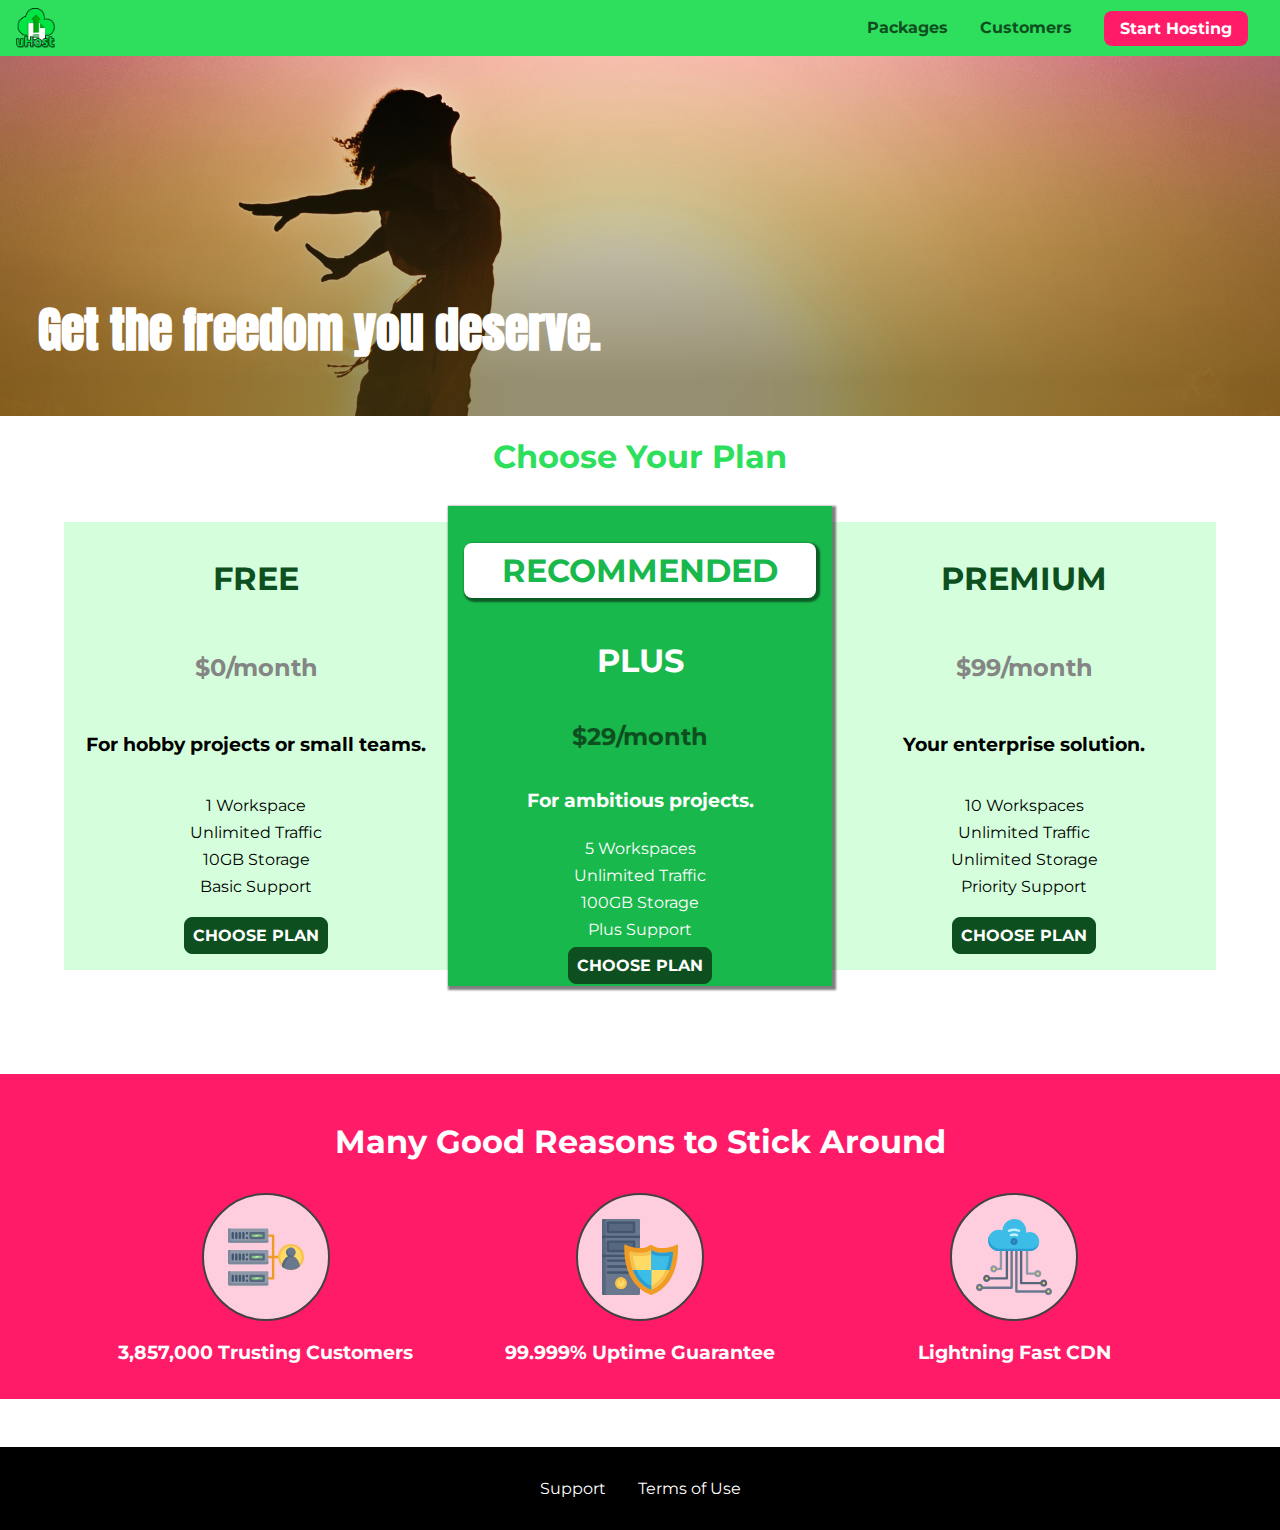
<file: index.html>
<!DOCTYPE html>
<html lang="en">

<head>
    <meta charset="UTF-8">
    <meta http-equiv="X-UA-Compatible" content="ie=edge">
    <meta name="viewport" content="width=device-width, initial-scale=1.0">
    <title>uHost</title>
    <link rel="shortcut icon" href="favicon.png">
    <link rel="stylesheet" href="shared.css">
    <link rel="stylesheet" href="main.css">
</head>

<body>
    <div class="backdrop"></div>
    <div class="modal">
        <h1 class="modal__title">Do you want to continue?</h1>
        <div class="modal__actions">
            <a href="start-hosting/index.html" class="modal__action">Yes!</a>
            <button class="modal__action modal__action--negative" type="button">No!</button>
        </div>
    </div>
    <header class="main-header">
        <div>
            <button class="toggle-button">
                <span class="toggle-button__bar"></span>
                <span class="toggle-button__bar"></span>
                <span class="toggle-button__bar"></span>
            </button>
            <a href="index.html" class="main-header__brand">
                <img src="images/uhost-icon.png" alt="uHost - Your favorite hosting company">
            </a>
        </div>
        <nav class="main-nav">
            <ul class="main-nav__items">
                <li class="main-nav__item">
                    <a href="packages/index.html">Packages</a>
                </li>
                <li class="main-nav__item">
                    <a href="customers/index.html">Customers</a>
                </li>
                <li class="main-nav__item main-nav__item--cta">
                    <a href="start-hosting/index.html">Start Hosting</a>
                </li>
            </ul>
        </nav>
    </header>
    <nav class="mobile-nav">
        <ul class="mobile-nav__items">
            <li class="mobile-nav__item">
                <a href="packages/index.html">Packages</a>
            </li>
            <li class="mobile-nav__item">
                <a href="customers/index.html">Customers</a>
            </li>
            <li class="mobile-nav__item mobile-nav__item--cta">
                <a href="start-hosting/index.html">Start Hosting</a>
            </li>
        </ul>
    </nav>
    <main>
        <section id="product-overview">
            <h1>Get the freedom you deserve.</h1>
        </section>
        <section id="plans">
            <h1 class="section-title">Choose Your Plan</h1>
            <div class="plan__list">
                <article class="plan">
                    <h1 class="plan__title">FREE</h1>
                    <h2 class="plan__price">$0/month</h2>
                    <h3>For hobby projects or small teams.</h3>
                    <ul class="plan__features">
                        <li class="plan__feature">1 Workspace</li>
                        <li class="plan__feature">Unlimited Traffic</li>
                        <li class="plan__feature">10GB Storage</li>
                        <li class="plan__feature">Basic Support</li>
                    </ul>
                    <div>
                        <button class="button">CHOOSE PLAN</button>
                    </div>
                </article>
                <article class="plan plan--highlighted">
                    <h1 class="plan__annotation">RECOMMENDED</h1>
                    <h1 class="plan__title">PLUS</h1>
                    <h2 class="plan__price">$29/month</h2>
                    <h3>For ambitious projects.</h3>
                    <ul class="plan__features">
                        <li class="plan__feature">5 Workspaces</li>
                        <li class="plan__feature">Unlimited Traffic</li>
                        <li class="plan__feature">100GB Storage</li>
                        <li class="plan__feature">Plus Support</li>
                    </ul>
                    <div>
                        <button class="button">CHOOSE PLAN</button>
                    </div>
                </article>
                <article class="plan">
                    <h1 class="plan__title">PREMIUM</h1>
                    <h2 class="plan__price">$99/month</h2>
                    <h3>Your enterprise solution.</h3>
                    <ul class="plan__features">
                        <li class="plan__feature">10 Workspaces</li>
                        <li class="plan__feature">Unlimited Traffic</li>
                        <li class="plan__feature">Unlimited Storage</li>
                        <li class="plan__feature">Priority Support</li>
                    </ul>
                    <div>
                        <button class="button">CHOOSE PLAN</button>
                    </div>
                </article>
            </div>
        </section>
        <section id="key-features">
            <h1 class="section-title">Many Good Reasons to Stick Around</h1>
            <ul class="key-feature__list">
                <li class="key-feature">
                    <div class="key-feature__image">
                        <svg viewBox="0 0 512 512">
                            <path style="fill:#F09B24;" d="M344,248h-32V112c0-4.418-3.582-8-8-8h-40c-4.418,0-8,3.582-8,8s3.582,8,8,8h32v128h-32  c-4.418,0-8,3.582-8,8s3.582,8,8,8h32v128h-32c-4.418,0-8,3.582-8,8s3.582,8,8,8h40c4.418,0,8-3.582,8-8V264h32c4.418,0,8-3.582,8-8  S348.418,248,344,248z"
                            />
                            <path style="fill:#8E9AA9;" d="M264,64H8c-4.418,0-8,3.582-8,8v80c0,4.418,3.582,8,8,8h256c4.418,0,8-3.582,8-8V72  C272,67.582,268.418,64,264,64z"
                            />
                            <path style="fill:#7C899B;" d="M24,144c-4.418,0-8-3.582-8-8V64H8c-4.418,0-8,3.582-8,8v80c0,4.418,3.582,8,8,8h256  c4.418,0,8-3.582,8-8v-8H24z"
                            />
                            <rect x="152" y="96" style="fill:#B8E3A8;" width="88" height="32" />
                            <g>
                                <polygon style="fill:#7EC97D;" points="152,96 152,128 166,128 198,96  " />
                                <polygon style="fill:#7EC97D;" points="220,96 188,128 240,128 240,96  " />
                            </g>
                            <path style="fill:#56677E;" d="M240,136h-88c-4.418,0-8-3.582-8-8V96c0-4.418,3.582-8,8-8h88c4.418,0,8,3.582,8,8v32  C248,132.418,244.418,136,240,136z M160,120h72v-16h-72V120z"
                            />
                            <g>
                                <path style="fill:#435670;" d="M32,136c-4.418,0-8-3.582-8-8V96c0-4.418,3.582-8,8-8s8,3.582,8,8v32C40,132.418,36.418,136,32,136z   "
                                />
                                <path style="fill:#435670;" d="M56,136c-4.418,0-8-3.582-8-8V96c0-4.418,3.582-8,8-8s8,3.582,8,8v32C64,132.418,60.418,136,56,136z   "
                                />
                                <path style="fill:#435670;" d="M80,136c-4.418,0-8-3.582-8-8V96c0-4.418,3.582-8,8-8s8,3.582,8,8v32C88,132.418,84.418,136,80,136z   "
                                />
                                <path style="fill:#435670;" d="M104,136c-4.418,0-8-3.582-8-8V96c0-4.418,3.582-8,8-8s8,3.582,8,8v32   C112,132.418,108.418,136,104,136z"
                                />
                                <path style="fill:#435670;" d="M128,105c-4.418,0-8-3.582-8-8v-1c0-4.418,3.582-8,8-8s8,3.582,8,8v1   C136,101.418,132.418,105,128,105z"
                                />
                                <path style="fill:#435670;" d="M128,136c-4.418,0-8-3.582-8-8v-1c0-4.418,3.582-8,8-8s8,3.582,8,8v1   C136,132.418,132.418,136,128,136z"
                                />
                            </g>
                            <path style="fill:#8E9AA9;" d="M264,208H8c-4.418,0-8,3.582-8,8v80c0,4.418,3.582,8,8,8h256c4.418,0,8-3.582,8-8v-80  C272,211.582,268.418,208,264,208z"
                            />
                            <path style="fill:#7C899B;" d="M24,288c-4.418,0-8-3.582-8-8v-72H8c-4.418,0-8,3.582-8,8v80c0,4.418,3.582,8,8,8h256  c4.418,0,8-3.582,8-8v-8H24z"
                            />
                            <rect x="152" y="240" style="fill:#B8E3A8;" width="88" height="32" />
                            <g>
                                <polygon style="fill:#7EC97D;" points="152,240 152,272 166,272 198,240  " />
                                <polygon style="fill:#7EC97D;" points="220,240 188,272 240,272 240,240  " />
                            </g>
                            <path style="fill:#56677E;" d="M240,280h-88c-4.418,0-8-3.582-8-8v-32c0-4.418,3.582-8,8-8h88c4.418,0,8,3.582,8,8v32  C248,276.418,244.418,280,240,280z M160,264h72v-16h-72V264z"
                            />
                            <g>
                                <path style="fill:#435670;" d="M32,280c-4.418,0-8-3.582-8-8v-32c0-4.418,3.582-8,8-8s8,3.582,8,8v32C40,276.418,36.418,280,32,280   z"
                                />
                                <path style="fill:#435670;" d="M56,280c-4.418,0-8-3.582-8-8v-32c0-4.418,3.582-8,8-8s8,3.582,8,8v32C64,276.418,60.418,280,56,280   z"
                                />
                                <path style="fill:#435670;" d="M80,280c-4.418,0-8-3.582-8-8v-32c0-4.418,3.582-8,8-8s8,3.582,8,8v32C88,276.418,84.418,280,80,280   z"
                                />
                                <path style="fill:#435670;" d="M104,280c-4.418,0-8-3.582-8-8v-32c0-4.418,3.582-8,8-8s8,3.582,8,8v32   C112,276.418,108.418,280,104,280z"
                                />
                                <path style="fill:#435670;" d="M128,249c-4.418,0-8-3.582-8-8v-1c0-4.418,3.582-8,8-8s8,3.582,8,8v1   C136,245.418,132.418,249,128,249z"
                                />
                                <path style="fill:#435670;" d="M128,280c-4.418,0-8-3.582-8-8v-1c0-4.418,3.582-8,8-8s8,3.582,8,8v1   C136,276.418,132.418,280,128,280z"
                                />
                            </g>
                            <path style="fill:#8E9AA9;" d="M264,352H8c-4.418,0-8,3.582-8,8v80c0,4.418,3.582,8,8,8h256c4.418,0,8-3.582,8-8v-80  C272,355.582,268.418,352,264,352z"
                            />
                            <path style="fill:#7C899B;" d="M24,432c-4.418,0-8-3.582-8-8v-72H8c-4.418,0-8,3.582-8,8v80c0,4.418,3.582,8,8,8h256  c4.418,0,8-3.582,8-8v-8H24z"
                            />
                            <rect x="152" y="384" style="fill:#B8E3A8;" width="88" height="32" />
                            <g>
                                <polygon style="fill:#7EC97D;" points="152,384 152,416 166,416 198,384  " />
                                <polygon style="fill:#7EC97D;" points="220,384 188,416 240,416 240,384  " />
                            </g>
                            <path style="fill:#56677E;" d="M240,424h-88c-4.418,0-8-3.582-8-8v-32c0-4.418,3.582-8,8-8h88c4.418,0,8,3.582,8,8v32  C248,420.418,244.418,424,240,424z M160,408h72v-16h-72V408z"
                            />
                            <g>
                                <path style="fill:#435670;" d="M32,424c-4.418,0-8-3.582-8-8v-32c0-4.418,3.582-8,8-8s8,3.582,8,8v32C40,420.418,36.418,424,32,424   z"
                                />
                                <path style="fill:#435670;" d="M56,424c-4.418,0-8-3.582-8-8v-32c0-4.418,3.582-8,8-8s8,3.582,8,8v32C64,420.418,60.418,424,56,424   z"
                                />
                                <path style="fill:#435670;" d="M80,424c-4.418,0-8-3.582-8-8v-32c0-4.418,3.582-8,8-8s8,3.582,8,8v32C88,420.418,84.418,424,80,424   z"
                                />
                                <path style="fill:#435670;" d="M104,424c-4.418,0-8-3.582-8-8v-32c0-4.418,3.582-8,8-8s8,3.582,8,8v32   C112,420.418,108.418,424,104,424z"
                                />
                                <path style="fill:#435670;" d="M128,393c-4.418,0-8-3.582-8-8v-1c0-4.418,3.582-8,8-8s8,3.582,8,8v1   C136,389.418,132.418,393,128,393z"
                                />
                                <path style="fill:#435670;" d="M128,424c-4.418,0-8-3.582-8-8v-1c0-4.418,3.582-8,8-8s8,3.582,8,8v1   C136,420.418,132.418,424,128,424z"
                                />
                            </g>
                            <path style="fill:#F7C14D;" d="M424,168c-48.523,0-88,39.477-88,88s39.477,88,88,88s88-39.477,88-88S472.523,168,424,168z" />
                            <path style="fill:#FFDB66;" d="M424,184c-39.701,0-72,32.299-72,72s32.299,72,72,72s72-32.299,72-72S463.701,184,424,184z" />
                            <path style="fill:#69788D;" d="M484.893,314.16C476.393,274.588,451.922,248,424,248s-52.393,26.588-60.893,66.16  c-0.605,2.82,0.354,5.749,2.511,7.664C381.731,336.124,402.465,344,424,344s42.269-7.876,58.381-22.176  C484.539,319.909,485.498,316.98,484.893,314.16z"
                            />
                            <path style="fill:#56677E;" d="M434.053,249.171C430.768,248.403,427.411,248,424,248c-27.922,0-52.393,26.588-60.893,66.16  c-0.605,2.82,0.354,5.749,2.511,7.664c3.383,3.002,6.979,5.703,10.734,8.125C384.904,286.243,407.373,255.378,434.053,249.171z"
                            />
                            <path style="fill:#69788D;" d="M424,192c-17.645,0-32,14.355-32,32s14.355,32,32,32s32-14.355,32-32S441.645,192,424,192z" />
                            <path style="fill:#56677E;" d="M432,248c-17.645,0-32-14.355-32-32c0-6.783,2.128-13.076,5.742-18.258  C397.444,203.53,392,213.138,392,224c0,17.645,14.355,32,32,32c10.862,0,20.471-5.444,26.258-13.742  C445.076,245.872,438.783,248,432,248z"
                            />

                        </svg>
                    </div>
                    <p class="key-feature__description">3,857,000 Trusting Customers</p>
                </li>
                <li class="key-feature">
                    <div class="key-feature__image">
                        <svg viewBox="0 0 512 512">
                            <path style="fill:#69788D;" d="M248,0H8C3.582,0,0,3.582,0,8v496c0,4.418,3.582,8,8,8h240c4.418,0,8-3.582,8-8V8  C256,3.582,252.418,0,248,0z"
                            />
                            <path style="fill:#56677E;" d="M24,504V8c0-4.418,3.582-8,8-8H8C3.582,0,0,3.582,0,8v496c0,4.418,3.582,8,8,8h24  C27.582,512,24,508.418,24,504z"
                            />
                            <g>
                                <rect x="0" y="112" style="fill:#435670;" width="256" height="16" />
                                <rect x="0" y="240" style="fill:#435670;" width="256" height="16" />
                            </g>
                            <path style="fill:#F7C14D;" d="M128,392c-22.056,0-40,17.944-40,40s17.944,40,40,40s40-17.944,40-40S150.056,392,128,392z" />
                            <path style="fill:#FFDB66;" d="M128,408c-13.233,0-24,10.767-24,24s10.767,24,24,24s24-10.767,24-24S141.233,408,128,408z" />
                            <path style="fill:#F7C14D;" d="M128,392c-2.739,0-5.414,0.278-8,0.805V424c0,4.418,3.582,8,8,8c4.418,0,8-3.582,8-8v-31.195  C133.414,392.278,130.739,392,128,392z"
                            />
                            <g>
                                <path style="fill:#435670;" d="M216,288H40c-4.418,0-8-3.582-8-8s3.582-8,8-8h176c4.418,0,8,3.582,8,8S220.418,288,216,288z"
                                />
                                <path style="fill:#435670;" d="M216,328H40c-4.418,0-8-3.582-8-8s3.582-8,8-8h176c4.418,0,8,3.582,8,8S220.418,328,216,328z"
                                />
                                <path style="fill:#435670;" d="M216,368H40c-4.418,0-8-3.582-8-8s3.582-8,8-8h176c4.418,0,8,3.582,8,8S220.418,368,216,368z"
                                />
                                <path style="fill:#435670;" d="M216,16H40c-4.418,0-8,3.582-8,8v64c0,4.418,3.582,8,8,8h176c4.418,0,8-3.582,8-8V24   C224,19.582,220.418,16,216,16z"
                                />
                            </g>
                            <rect x="48" y="32" style="fill:#56677E;" width="160" height="48" />
                            <path style="fill:#435670;" d="M216,144H40c-4.418,0-8,3.582-8,8v64c0,4.418,3.582,8,8,8h176c4.418,0,8-3.582,8-8v-64  C224,147.582,220.418,144,216,144z"
                            />
                            <rect x="48" y="160" style="fill:#56677E;" width="160" height="48" />
                            <path style="fill:#F09B24;" d="M511.747,180.237c-0.194-6.537-8.107-10.107-13.135-5.894c-5.6,4.693-42.904,21.282-98.514,21.282  c-33.45,0-64.625-20.999-64.929-21.206c-2.9-1.991-6.764-1.85-9.512,0.346c-2.677,2.135-27.201,20.86-63.793,20.86  c-55.607,0-92.914-16.589-98.515-21.282c-5.028-4.211-12.941-0.645-13.135,5.894c-1.634,54.834,4.655,105.941,18.693,151.903  c12.096,39.604,29.759,74.047,52.497,102.373c27.538,34.304,62.743,59.882,104.66,76.045c3.069,1.918,6.757,1.921,9.83,0  c41.917-16.163,77.122-41.741,104.66-76.045c22.738-28.326,40.401-62.77,52.497-102.373  C507.092,286.179,513.381,235.071,511.747,180.237z"
                            />
                            <path style="fill:#F7C14D;" d="M476.21,221.226c-1.953-1.631-4.568-2.235-7.036-1.628c-21.686,5.327-44.926,8.028-69.075,8.028  c-25.926,0-49.633-8.975-64.955-16.504c-2.307-1.134-5.016-1.091-7.284,0.116c-14.059,7.477-36.919,16.388-65.994,16.388  c-24.153,0-47.394-2.701-69.075-8.028c-5.155-1.268-10.221,2.966-9.894,8.261c2.077,33.693,7.668,65.635,16.616,94.935  c22.774,74.565,66.139,126.334,128.888,153.868c2.032,0.891,4.397,0.891,6.43,0c61.777-27.107,104.716-78.876,127.62-153.868  c8.948-29.3,14.539-61.241,16.616-94.935C479.224,225.319,478.163,222.856,476.21,221.226z"
                            />
                            <path style="fill:#FFDB66;" d="M331.609,451.727c-52.604-25.289-89.304-70.987-109.144-135.944  c-6.532-21.39-11.162-44.336-13.82-68.447c17.133,2.852,34.952,4.291,53.22,4.291c29.394,0,53.376-7.793,69.978-15.561  c17.44,7.736,41.656,15.561,68.256,15.561c18.267,0,36.085-1.439,53.219-4.291c-2.659,24.112-7.288,47.06-13.82,68.448  C419.545,381.108,383.27,426.805,331.609,451.727z"
                            />
                            <g>
                                <path style="fill:#2C9DD4;" d="M479.066,227.858c0.157-2.539-0.903-5.002-2.856-6.633s-4.568-2.235-7.036-1.628   c-21.686,5.327-44.926,8.028-69.075,8.028c-25.926,0-49.633-8.975-64.955-16.504c-1.057-0.52-2.2-0.78-3.345-0.806l-0.072,133.351   h123.601c2.556-6.746,4.933-13.702,7.123-20.874C471.398,293.493,476.989,261.552,479.066,227.858z"
                                />
                                <path style="fill:#2C9DD4;" d="M206.658,343.667c24.153,63.42,65.028,108.108,121.743,132.995c1.031,0.452,2.147,0.673,3.263,0.666   l0.063-133.661H206.658z"
                                />
                            </g>
                            <g>
                                <path style="fill:#3CBDE8;" d="M439.497,315.783c6.532-21.389,11.161-44.336,13.82-68.448c-17.134,2.852-34.952,4.291-53.219,4.291   c-26.6,0-50.815-7.824-68.256-15.561l-0.116,107.601h97.758C433.179,334.807,436.524,325.518,439.497,315.783z"
                                />
                                <path style="fill:#3CBDE8;" d="M232.523,343.667c21.144,50.298,54.363,86.56,99.087,108.06l0.117-108.06H232.523z" />
                            </g>
                        </svg>
                    </div>
                    <p class="key-feature__description">99.999% Uptime Guarantee</p>
                </li>
                <li class="key-feature">
                    <div class="key-feature__image">
                        <svg viewBox="0 0 512 512">
                            <path style="fill:#8E9AA9;" d="M168,200c-4.418,0-8,3.582-8,8v120h-17.376c-3.302-9.311-12.194-16-22.624-16  c-13.234,0-24,10.767-24,24s10.766,24,24,24c10.429,0,19.321-6.689,22.624-16H168c4.418,0,8-3.582,8-8V208  C176,203.582,172.418,200,168,200z"
                            />
                            <path style="fill:#FFDB66;" d="M120,328c-4.411,0-8,3.589-8,8s3.589,8,8,8s8-3.589,8-8S124.411,328,120,328z" />
                            <path style="fill:#56677E;" d="M208,200c-4.418,0-8,3.582-8,8v184H94.624C91.322,382.689,82.43,376,72,376  c-13.234,0-24,10.767-24,24s10.766,24,24,24c10.429,0,19.321-6.689,22.624-16H208c4.418,0,8-3.582,8-8V208  C216,203.582,212.418,200,208,200z"
                            />
                            <path style="fill:#FFDB66;" d="M72,392c-4.411,0-8,3.589-8,8s3.589,8,8,8s8-3.589,8-8S76.411,392,72,392z" />
                            <path style="fill:#69788D;" d="M240,208c-4.418,0-8,3.582-8,8v239H47.24c-2.671-10.34-12.078-18-23.24-18c-13.234,0-24,10.767-24,24  s10.766,24,24,24c9.666,0,18.009-5.747,21.809-14H240c4.418,0,8-3.582,8-8V216C248,211.582,244.418,208,240,208z"
                            />
                            <path style="fill:#FFDB66;" d="M24,453c-4.411,0-8,3.589-8,8s3.589,8,8,8s8-3.589,8-8S28.411,453,24,453z" />
                            <path style="fill:#69788D;" d="M488,464c-10.429,0-19.321,6.689-22.624,16H280V208c0-4.418-3.582-8-8-8s-8,3.582-8,8v280  c0,4.418,3.582,8,8,8h193.376c3.302,9.311,12.194,16,22.624,16c13.234,0,24-10.767,24-24S501.234,464,488,464z"
                            />
                            <path style="fill:#FFDB66;" d="M488,480c-4.411,0-8,3.589-8,8s3.589,8,8,8s8-3.589,8-8S492.411,480,488,480z" />
                            <path style="fill:#56677E;" d="M456,408c-10.429,0-19.321,6.689-22.624,16H312V208c0-4.418-3.582-8-8-8s-8,3.582-8,8v224  c0,4.418,3.582,8,8,8h129.376c3.302,9.311,12.194,16,22.624,16c13.234,0,24-10.767,24-24S469.234,408,456,408z"
                            />
                            <path style="fill:#FFDB66;" d="M456,424c-4.411,0-8,3.589-8,8s3.589,8,8,8s8-3.589,8-8S460.411,424,456,424z" />
                            <path style="fill:#8E9AA9;" d="M416,344c-10.429,0-19.321,6.689-22.624,16H352V208c0-4.418-3.582-8-8-8s-8,3.582-8,8v160  c0,4.418,3.582,8,8,8h49.376c3.302,9.311,12.194,16,22.624,16c13.234,0,24-10.767,24-24S429.234,344,416,344z"
                            />
                            <path style="fill:#FFDB66;" d="M416,360c-4.411,0-8,3.589-8,8s3.589,8,8,8s8-3.589,8-8S420.411,360,416,360z" />
                            <path style="fill:#3CBDE8;" d="M362,88c-8.741,0-17.231,1.751-25.06,5.085C337.646,88.797,338,84.43,338,80  c0-44.112-35.888-80-80-80c-42.823,0-77.895,33.816-79.909,76.149C170.393,73.415,162.244,72,154,72c-39.701,0-72,32.299-72,72  s32.299,72,72,72h208c35.29,0,64-28.71,64-64S397.29,88,362,88z"
                            />
                            <path style="fill:#2C9DD4;" d="M368,200H160c-39.701,0-72-32.299-72-72c0-5.863,0.721-11.559,2.05-17.019  C84.918,120.88,82,132.102,82,144c0,39.701,32.299,72,72,72h208c30.389,0,55.88-21.296,62.379-49.743  C413.565,186.327,392.352,200,368,200z"
                            />
                            <path style="fill:#2A7DB5;" d="M256,128c-13.234,0-24,10.767-24,24s10.766,24,24,24c13.233,0,24-10.767,24-24S269.233,128,256,128z"
                            />
                            <path style="fill:#2C9DD4;" d="M256,144c-4.411,0-8,3.589-8,8s3.589,8,8,8c4.411,0,8-3.589,8-8S260.411,144,256,144z" />
                            <g>
                                <path style="fill:#C5F1FA;" d="M221.755,87.695c-2.994,0-5.864-1.688-7.233-4.572c-1.894-3.991-0.194-8.763,3.798-10.657   C230.157,66.849,242.834,64,256,64c13.166,0,25.844,2.849,37.68,8.466c3.992,1.895,5.692,6.666,3.798,10.657   s-6.666,5.692-10.657,3.798C277.144,82.328,266.774,80,256,80c-10.774,0-21.144,2.328-30.821,6.921   C224.072,87.446,222.904,87.695,221.755,87.695z"
                                />
                                <path style="fill:#C5F1FA;" d="M276.545,116.618c-1.148,0-2.316-0.249-3.424-0.774C267.745,113.293,261.985,112,256,112   c-5.985,0-11.745,1.293-17.121,3.844c-3.991,1.895-8.763,0.192-10.657-3.798c-1.894-3.992-0.193-8.764,3.798-10.657   C239.557,97.813,247.625,96,256,96c8.376,0,16.444,1.813,23.98,5.389c3.991,1.894,5.692,6.665,3.798,10.657   C282.41,114.93,279.539,116.618,276.545,116.618z"
                                />
                            </g>

                        </svg>
                    </div>
                    <p class="key-feature__description">Lightning Fast CDN</p>
                </li>
            </ul>
        </section>
    </main>
    <footer class="main-footer">
        <nav>
            <ul class="main-footer__links">
                <li class="main-footer__link">
                    <a href="#">Support</a>
                </li>
                <li class="main-footer__link">
                    <a href="#">Terms of Use</a>
                </li>
            </ul>
        </nav>
    </footer>
    <script src="shared.js"></script>
</body>

</html>
</file>
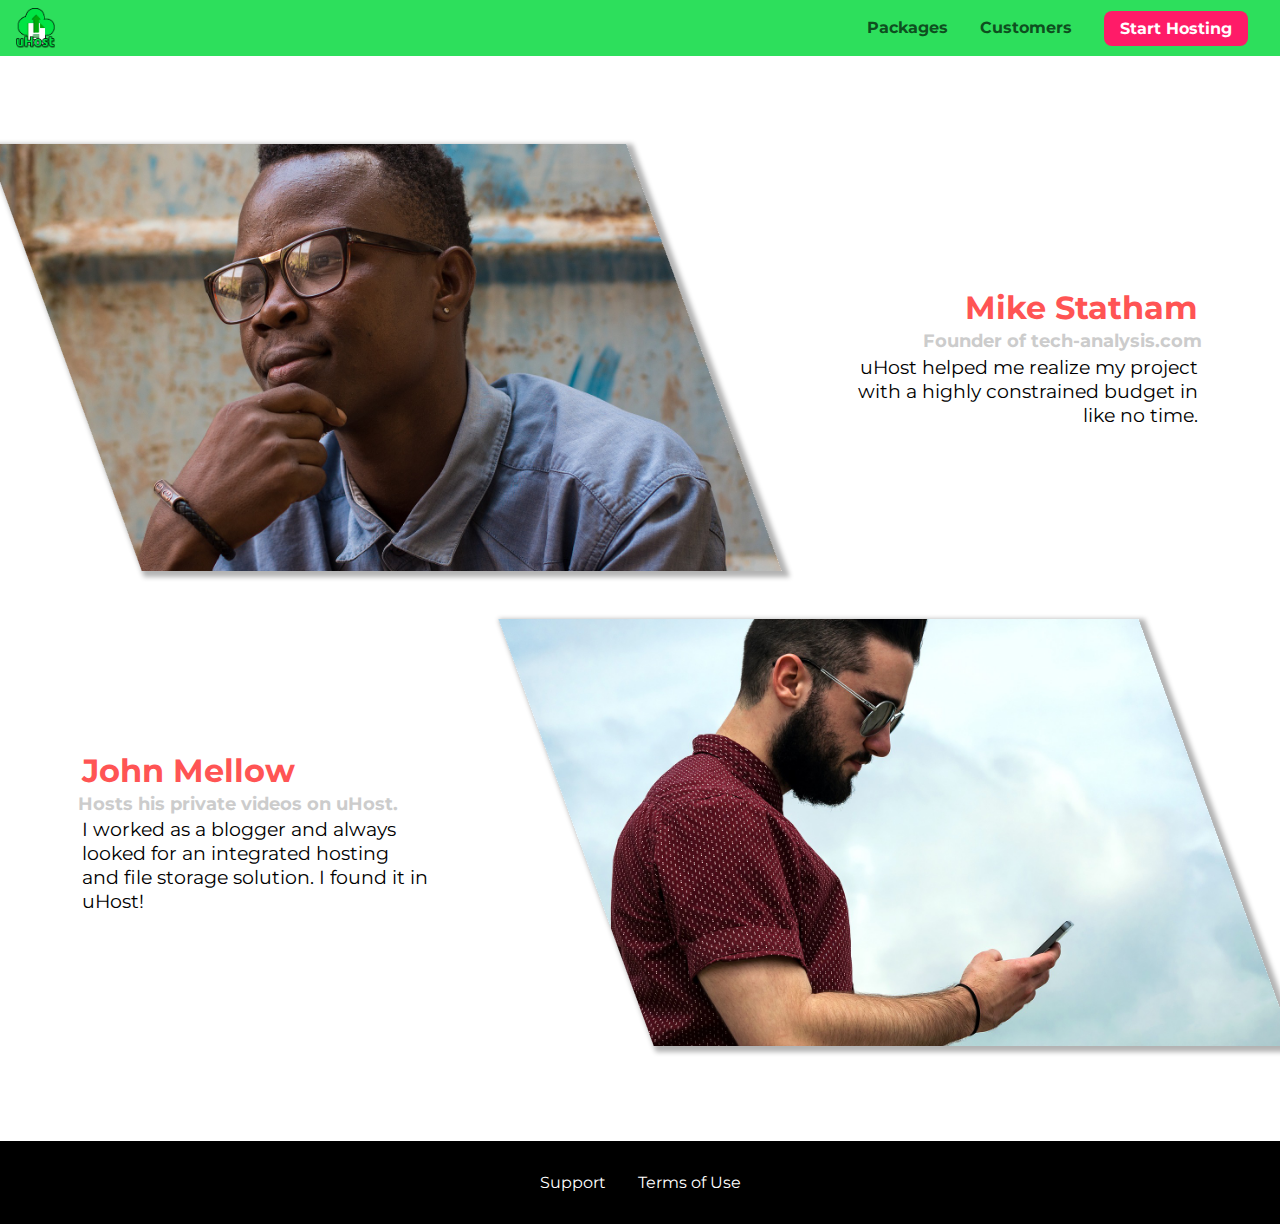
<file: customers/index.html>
<!DOCTYPE html>
<html lang="en">

<head>
    <meta charset="UTF-8">
    <meta name="viewport" content="width=device-width, initial-scale=1.0">
    <meta http-equiv="X-UA-Compatible" content="ie=edge">
    <title>uHost Customers</title>
    <link rel="shortcut icon" href="../favicon.png">
    <link rel="stylesheet" href="../shared.css">
    <link rel="stylesheet" href="customers.css">
</head>

<body>
    <div class="backdrop"></div>
    <header class="main-header">
        <div>
            <button class="toggle-button">
                <span class="toggle-button__bar"></span>
                <span class="toggle-button__bar"></span>
                <span class="toggle-button__bar"></span>
            </button>
            <a href="../index.html" class="main-header__brand">
                <img src="../images/uhost-icon.png" alt="uHost - Your favorite hosting company">
            </a>
        </div>
        <nav class="main-nav">
            <ul class="main-nav__items">
                <li class="main-nav__item">
                    <a href="../packages/index.html">Packages</a>
                </li>
                <li class="main-nav__item">
                    <a href="index.html">Customers</a>
                </li>
                <li class="main-nav__item main-nav__item--cta">
                    <a href="../start-hosting/index.html">Start Hosting</a>
                </li>
            </ul>
        </nav>
    </header>
    <nav class="mobile-nav">
        <ul class="mobile-nav__items">
            <li class="mobile-nav__item">
                <a href="../packages/index.html">Packages</a>
            </li>
            <li class="mobile-nav__item">
                <a href="index.html">Customers</a>
            </li>
            <li class="mobile-nav__item mobile-nav__item--cta">
                <a href="../start-hosting/index.html">Start Hosting</a>
            </li>
        </ul>
    </nav>
    <main>
        <div>
            <div class="testimonial" id="customer-1">
                <div class="testimonial__image-container">
                    <img src="../images/customer-1.jpg" alt="Mike Statham - Customer" class="testimonial__image">
                </div>
                <div class="testimonial__info">
                    <h1 class="testimonial__name">Mike Statham</h1>
                    <h2 class="testimonial__subtitle">Founder of
                        <a href="tech-analysis.com">tech-analysis.com</a>
                    </h2>
                    <p class="testimonial__text">uHost helped me realize my project with a highly constrained budget in like no time.</p>
                </div>
            </div>
            <div class="testimonial" id="customer-2">

                <div class="testimonial__info">
                    <h1 class="testimonial__name">John Mellow</h1>
                    <h2 class="testimonial__subtitle">Hosts his private videos on uHost.
                    </h2>
                    <p class="testimonial__text">I worked as a blogger and always looked for an integrated hosting and file storage solution. I found
                        it in uHost!
                    </p>
                </div>
                <div class="testimonial__image-container">
                    <img src="../images/customer-2.jpg" alt="John Mellow - Customer" class="testimonial__image">
                </div>
            </div>
        </div>
    </main>
    <footer class="main-footer">
        <nav>
            <ul class="main-footer__links">
                <li class="main-footer__link">
                    <a href="#">Support</a>
                </li>
                <li class="main-footer__link">
                    <a href="#">Terms of Use</a>
                </li>
            </ul>
        </nav>
    </footer>
    <script src="../shared.js"></script>
</body>

</html>
</file>
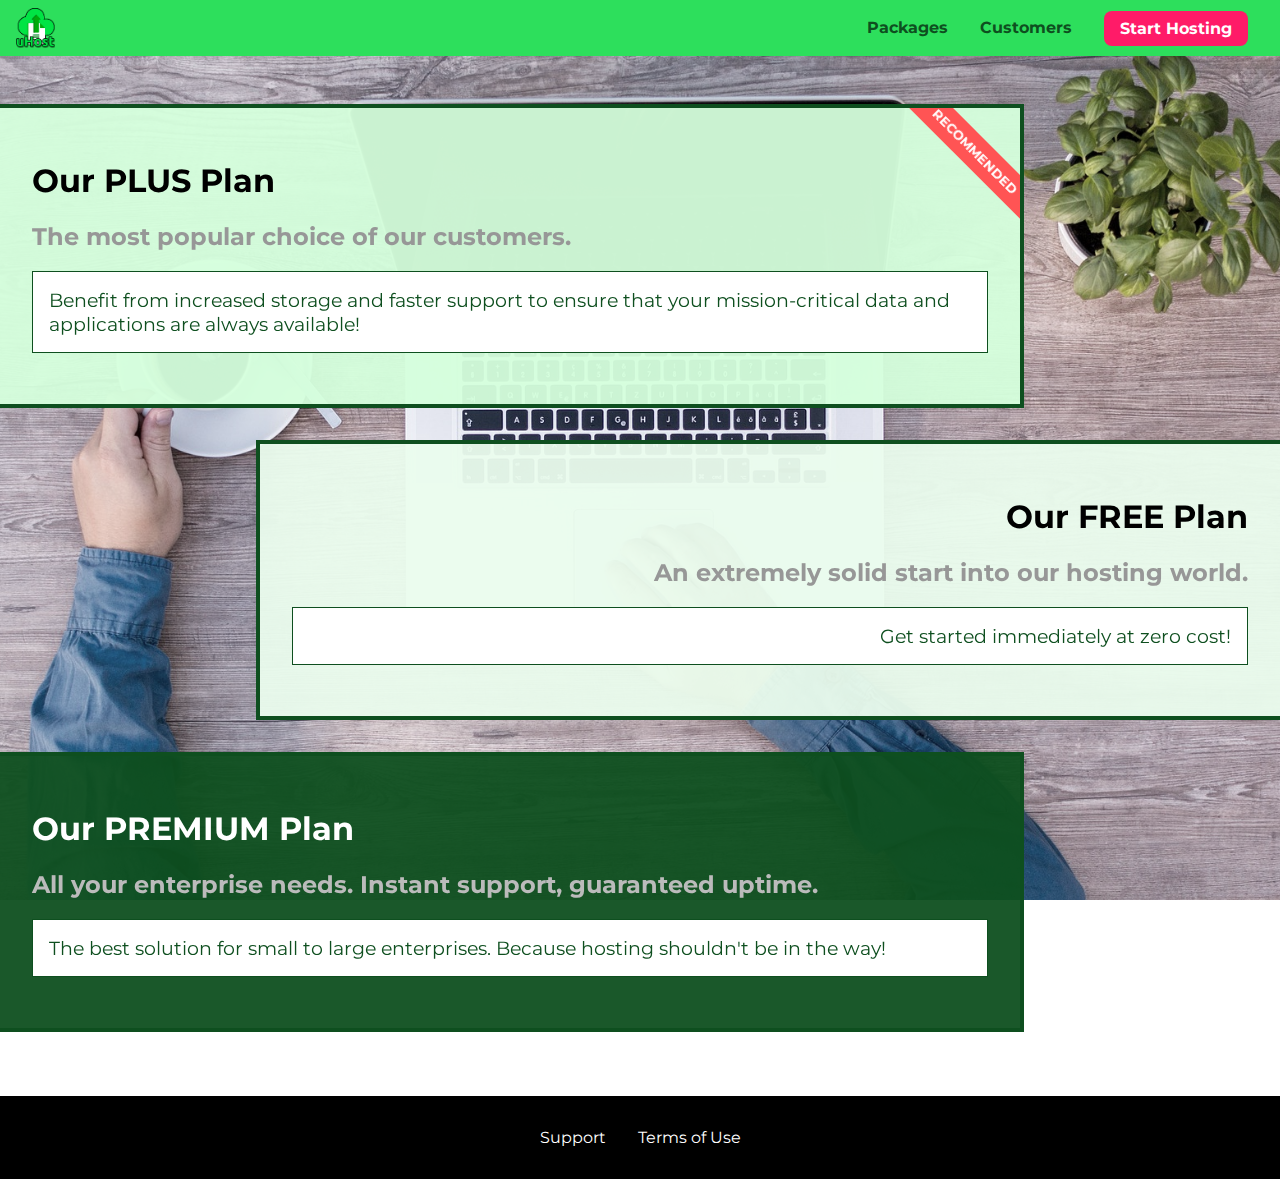
<file: packages/index.html>
<!DOCTYPE html>
<html lang="en">

<head>
    <meta charset="UTF-8">
    <meta http-equiv="X-UA-Compatible" content="ie=edge">
    <meta name="viewport" content="width=device-width, initial-scale=1.0">
    <title>uHost</title>
    <link rel="shortcut icon" href="../favicon.png">
    <link rel="stylesheet" href="../shared.css">
    <link rel="stylesheet" href="packages.css">
</head>

<body>
    <div class="backdrop"></div>
    <div class="background"></div>
    <header class="main-header">
        <div>
            <button class="toggle-button">
                <span class="toggle-button__bar"></span>
                <span class="toggle-button__bar"></span>
                <span class="toggle-button__bar"></span>
            </button>
            <a href="../index.html" class="main-header__brand">
                <img src="../images/uhost-icon.png" alt="uHost - Your favorite hosting company">
            </a>
        </div>
        <nav class="main-nav">
            <ul class="main-nav__items">
                <li class="main-nav__item">
                    <a href="index.html">Packages</a>
                </li>
                <li class="main-nav__item">
                    <a href="../customers/index.html">Customers</a>
                </li>
                <li class="main-nav__item main-nav__item--cta">
                    <a href="../start-hosting/index.html">Start Hosting</a>
                </li>
            </ul>
        </nav>
    </header>
    <nav class="mobile-nav">
        <ul class="mobile-nav__items">
            <li class="mobile-nav__item">
                <a href="index.html">Packages</a>
            </li>
            <li class="mobile-nav__item">
                <a href="../customers/index.html">Customers</a>
            </li>
            <li class="mobile-nav__item mobile-nav__item--cta">
                <a href="../start-hosting/index.html">Start Hosting</a>
            </li>
        </ul>
    </nav>
    <main>
        <section class="package" id="plus">
            <a href="#">
                <h1 class="package__title">Our PLUS Plan</h1>
                <h2 class="package__badge">RECOMMENDED</h2>
                <h2 class="package__subtitle">The most popular choice of our customers.</h2>
                <p class="package__info">Benefit from increased storage and faster support to ensure that your mission-critical data and applications
                    are always available!</p>
            </a>
        </section>
        <section class="package" id="free">
            <a href="#">
                <h1 class="package__title">Our FREE Plan</h1>
                <h2 class="package__subtitle">An extremely solid start into our hosting world.</h2>
                <p class="package__info">Get started immediately at zero cost!</p>
            </a>
        </section>
        <div class="clearfix"></div>
        <section class="package" id="premium">
            <a href="#">
                <h1 class="package__title">Our PREMIUM Plan</h1>
                <h2 class="package__subtitle">All your enterprise needs. Instant support, guaranteed uptime. </h2>
                <p class="package__info">The best solution for small to large enterprises. Because hosting shouldn't be in the way!</p>
            </a>
        </section>
    </main>
    <footer class="main-footer">
        <nav>
            <ul class="main-footer__links">
                <li class="main-footer__link">
                    <a href="#">Support</a>
                </li>
                <li class="main-footer__link">
                    <a href="#">Terms of Use</a>
                </li>
            </ul>
        </nav>
    </footer>
    <script src="../shared.js"></script>
</body>

</html>
</file>
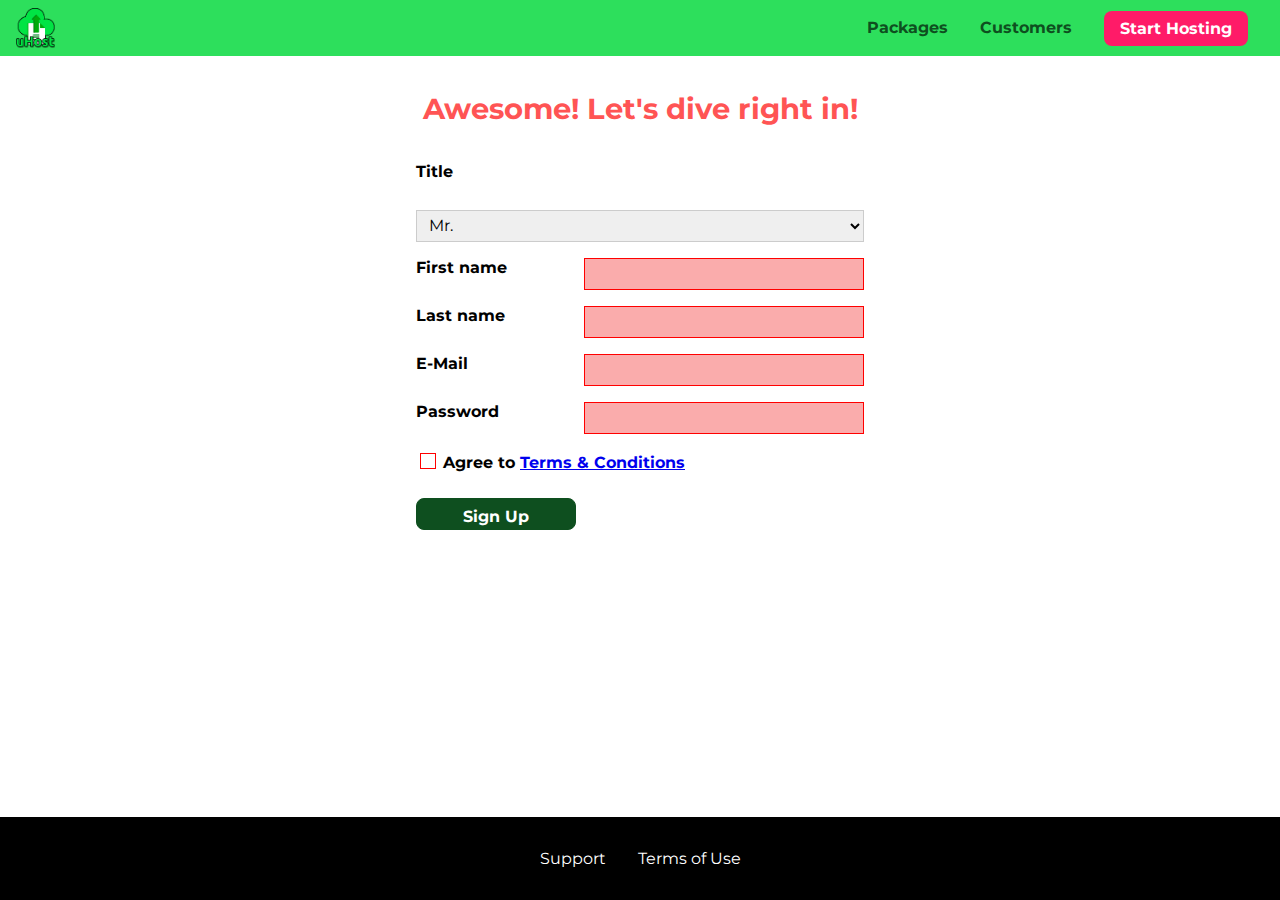
<file: start-hosting/index.html>
<!DOCTYPE html>
<html lang="en">

<head>
    <meta charset="UTF-8">
    <meta name="viewport" content="width=device-width, initial-scale=1.0">
    <meta http-equiv="X-UA-Compatible" content="ie=edge">
    <title>uHost Signup</title>
    <link rel="shortcut icon" href="../favicon.png">
    <link rel="stylesheet" href="../shared.css">
    <link rel="stylesheet" href="start-hosting.css">
</head>

<body>
    <div class="backdrop"></div>
    <header class="main-header">
        <div>
            <button class="toggle-button">
                <span class="toggle-button__bar"></span>
                <span class="toggle-button__bar"></span>
                <span class="toggle-button__bar"></span>
            </button>
            <a href="../index.html" class="main-header__brand">
                <img src="../images/uhost-icon.png" alt="uHost - Your favorite hosting company">
            </a>
        </div>
        <nav class="main-nav">
            <ul class="main-nav__items">
                <li class="main-nav__item">
                    <a href="../packages/index.html">Packages</a>
                </li>
                <li class="main-nav__item">
                    <a href="../customers/index.html">Customers</a>
                </li>
                <li class="main-nav__item main-nav__item--cta">
                    <a href="index.html">Start Hosting</a>
                </li>
            </ul>
        </nav>
    </header>
    <nav class="mobile-nav">
        <ul class="mobile-nav__items">
            <li class="mobile-nav__item">
                <a href="../packages/index.html">Packages</a>
            </li>
            <li class="mobile-nav__item">
                <a href="../customers/index.html">Customers</a>
            </li>
            <li class="mobile-nav__item mobile-nav__item--cta">
                <a href="index.html">Start Hosting</a>
            </li>
        </ul>
    </nav>
    <main class="signup-page">
        <h1 class="signup-title">Awesome! Let's dive right in!</h1>
        <form action="index.html" class="signup-form">
            <label for="title">Title</label>
            <select id="title">
                <option value="mr">Mr.</option>
                <option value="ms">Ms.</option>
            </select>
            <label for="first-name">First name</label>
            <input type="text" id="first-name" required>
            <label for="last-name">Last name</label>
            <input type="text" id="last-name" required>
            <label for="email">E-Mail</label>
            <input type="email" id="email" required>
            <label for="password">Password</label>
            <input type="password" id="password" required>
            <div class="signup-form__checkbox">
                <input type="checkbox" id="agree-terms" required>
                <label for="agree-terms">Agree to
                    <a href="#">Terms &amp; Conditions</a>
                </label>
            </div>
            <button type="submit" class="button">Sign Up</button>
        </form>
    </main>
    <footer class="main-footer">
        <nav>
            <ul class="main-footer__links">
                <li class="main-footer__link">
                    <a href="#">Support</a>
                </li>
                <li class="main-footer__link">
                    <a href="#">Terms of Use</a>
                </li>
            </ul>
        </nav>
    </footer>
    <script src="../shared.js"></script>
</body>

</html>
</file>
<file: shared.css>
@import url('https://fonts.googleapis.com/css?family=Roboto:100,400,900');
@import url('https://fonts.googleapis.com/css?family=Anton');
@import url('https://fonts.googleapis.com/css?family=Montserrat:400,700');

* {
  box-sizing: border-box;
}

html {
  height: 100%;
}

body {
  font-family: "Montserrat", sans-serif;
  margin: 0;
  display: grid;
  grid-template-rows: 3.5rem auto fit-content(8rem);
  grid-template-areas: "header"
                       "main"
                       "footer";
  /* padding-top: 3.5rem; */
  height: 100%;
}

main {
  /* grid-row: 2 / 3; */
  grid-area: main;
}

.backdrop {
  position: fixed;
  display: none;
  top: 0;
  left: 0;
  z-index: 100;
  width: 100vw;
  height: 100vh;
  background: rgba(0, 0, 0, 0.5);
  opacity: 0;
  transition: opacity 300ms linear;
}

.main-header {
  width: 100%;
  position: fixed;
  top: 0;
  left: 0;
  background: #2ddf5c;
  padding: 0.5rem 1rem;
  z-index: 60;
  display: flex;
  align-items: center;
  justify-content: space-between;
}

.toggle-button {
  width: 3rem;
  background: transparent;
  border: none;
  cursor: pointer;
  padding-top: 0;
  padding-bottom: 0;
  vertical-align: middle;
}

.toggle-button:focus {
  outline: none;
}

.toggle-button__bar {
  width: 100%;
  height: 0.2rem;
  background: black;
  display: block;
  margin: 0.6rem 0;
}

.main-header__brand {
  color: #0e4f1f;
  text-decoration: none;
  font-weight: bold;
  /* width: 20px; */
}

.main-header__brand img {
  height: 2.5rem;
  vertical-align: middle;
  /* width: 100%; */
}

.main-nav {
  display: none;
}

.main-nav__items {
  margin: 0;
  padding: 0;
  list-style: none;
  display: flex;
}

.main-nav__item {
  margin: 0 1rem;
}

.main-nav__item a,
.mobile-nav__item a {
  text-decoration: none;
  color: #0e4f1f;
  font-weight: bold;
  padding: 0.2rem 0;
}

.main-nav__item a:hover,
.main-nav__item a:active {
  color: white;
  border-bottom: 5px solid white;
}

.main-nav__item--cta {
  animation: wiggle 400ms 3s 8 ease-out;
}


.main-nav__item--cta a,
.mobile-nav__item--cta a {
  color: white;
  background: #ff1b68;
  padding: 0.5rem 1rem;
  border-radius: 8px;
}

.main-nav__item--cta a:hover,
.main-nav__item--cta a:active,
.mobile-nav__item--cta a:hover,
.mobile-nav__item--cta a:active {
  color: #ff1b68;
  background: white;
  border: none;
}

@media (min-width: 40rem) {
  .toggle-button {
    display: none;
  }

  .main-nav {
    display: flex;
  }
}

.main-footer {
  background: black;
  padding: 2rem;
  margin-top: 3rem;
  /* grid-row: 3 / 4; */
  grid-area: footer;
}

.main-footer__links {
  list-style: none;
  margin: 0;
  padding: 0;
  display: flex;
  flex-direction: column;
  align-items: center;
}

.main-footer__link {
  margin: 0.5rem 0;
}

.main-footer__link a {
  color: white;
  text-decoration: none;
}

.main-footer__link a:hover,
.main-footer__link a:active {
  color: #ccc;
}

.mobile-nav {
  transform: translateX(-100%);
  display: none;
  position: fixed;
  z-index: 101;
  top: 0;
  left: 0;
  background: white;
  width: 80%;
  height: 100vh;
  opacity: 0;
  
  transition: transform 500ms ease-out;
}

.mobile-nav__items {
  width: 90%;
  height: 100%;
  list-style: none;
  margin: 0 auto;
  padding: 0;
  display: flex;
  flex-direction: column;
  justify-content: center;
  align-items: center;
}

.mobile-nav__item {
  margin: 1rem 0;
}

.mobile-nav__item a {
  font-size: 1.5rem;
}

.button {
  background: #0e4f1f;
  color: white;
  font: inherit;
  border: 1.5px solid #0e4f1f;
  padding: 0.5rem;
  border-radius: 8px;
  font-weight: bold;
  cursor: pointer;
}

.button:hover,
.button:active {
  background: white;
  color: #0e4f1f;
}

.button:focus {
  outline: none;
}

.button[disabled] {
  cursor: not-allowed;
  border: #a1a1a1;
  background: #ccc;
  color: #a1a1a1;
} 

.open {
    display: block !important;
    opacity:1 !important;
    transform: translateY(0) !important;
    /* transform: translateX(0) !important; */
}

@media (min-width: 40rem) {
  .main-footer__link {
    margin: 0 1rem;
  }

  .main-footer__links {
    flex-direction: row;
    justify-content: center;
  }
}

@keyframes wiggle {
  0% {
    transform: rotateZ(0deg);
  }
  50% {
    transform: rotateZ(-10deg);
  }
  100% {
    transform: rotateZ(10deg);
  }
}
</file>
<file: main.css>
#product-overview {
  background: linear-gradient(to top, rgba(80, 68, 18, 0.6) 10%, transparent),
    url("images/freedom.jpg") center/cover no-repeat border-box,
    #ff1b68;
  /* background-image: url("freedom.jpg");
    background-size: cover;
    background-position: left 10% bottom 20%; */
  /* background-repeat: no-repeat;
    background-origin: border-box;
    background-clip: border-box; */
  /* background-image: linear-gradient(180deg, red 70%, blue 60%, rgba(0,0,0,0.5)); */
  /* background-image: radial-gradient(ellipse farthest-corner at 20% 50%, red, blue 70%, green); */
  width: 100vw;
  height: 33vh;
  /* border: 5px dashed red; */
  position: relative;
}

#product-overview h1 {
  color: white;
  font-family: "Anton", sans-serif;
  position: absolute;
  bottom: 5%;
  left: 3%;
  font-size: 1.6rem;
}

@media (min-width: 40rem) and (min-height: 40rem) {
  #product-overview {
    height: 40vh;
    background-position: 50% 25%;
  }

  #product-overview h1 {
    font-size: 3rem;
  }
}

.section-title {
  color: #2ddf5c;
  text-align: center;
}

.plan {
  background: #d5ffdc;
  text-align: center;
  padding: 1rem;
  margin: 0.5rem 0;
  width: 100%;
}

.plan--highlighted {
  background: #19b84c;
  color: white;
}

.plan__annotation {
  background: white;
  color: #19b84c;
  padding: 0.5rem;
  box-shadow: 2px 2px 2px 2px rgba(0, 0, 0, 0.5);
  border-radius: 8px;
}

.plan__title {
  color: #0e4f1f;
}

.plan__price {
  color: #858585;
}

.plan--highlighted .plan__title {
  color: white;
}

.plan--highlighted .plan__price {
  color: #0e4f1f;
}

.plan__features {
  list-style: none;
  margin: 0;
  padding: 0;
}

.plan__feature {
  margin: 0.5rem 0;
}

@media (min-width: 40rem) {
  .plan__list { 
    width: 100%;
    display: flex;
    justify-content: center;
    align-items: center;
  }

  .plan {
    width: 30%;
    min-width: 13rem;
    max-width: 25rem;
    display: flex;
    flex-direction: column;
    justify-content: space-between;
    height: 28rem;
  }

  .plan--highlighted {
    box-shadow: 2px 2px 2px 2px rgba(0, 0, 0, 0.5);
    height: 30rem;
    z-index: 50;
  }
}

#key-features {
  background: #ff1b68;
  margin-top: 5rem;
  padding: 1rem;
}

#key-features .section-title {
  color: white;
  margin: 2rem;
}

.key-feature__list {
  list-style: none;
  margin: 0;
  padding: 0;
  text-align: center;
}

.key-feature__image {
  background: #ffcede;
  width: 128px;
  height: 128px;
  border: 2px solid #424242;
  border-radius: 50%;
  margin: auto;
  padding: 1.5rem;
}

.key-feature__description {
  text-align: center;
  font-weight: bold;
  color: white;
  font-size: 1.2rem;
}

@media (min-width: 40rem) {
  .key-feature {
    width: 30%;
    max-width: 25rem;
  }

  .key-feature__list {
    display: flex;
    justify-content: center;
  }
}

/* h1 {
    font-family: sans-serif;
} */

.modal {
  position: fixed;
  opacity: 0;
  transform: translateY(-3rem);
  transition: opacity 200ms ease-out, transform 500ms cubic-bezier(0.55, 0.055, 0.675, 0.19);
  z-index: 200;
  top: 20%;
  left: 30%;
  width: 40%;
  background: white;
  padding: 1rem;
  border: 1px solid #ccc;
  box-shadow: 1px 1px 1px rgba(0, 0, 0, 0.5);
}

.modal__title {
  text-align: center;
  margin: 0 0 1rem 0;
}

.modal__actions {
  text-align: center;
}

.modal__action {
  border: 1px solid #0e4f1f;
  background: #0e4f1f;
  text-decoration: none;
  color: white;
  font: inherit;
  padding: 0.5rem 1rem;
  cursor: pointer;
}

.modal__action:hover,
.modal__action:active {
  background: #2ddf5c;
  border-color: #2ddf5c;
}

.modal__action--negative {
  background: red;
  border-color: red;
}

.modal__action--negative:hover,
.modal__action--negative:active {
  background: #ff5454;
  border-color: #ff5454;
}
</file>
<file: customers/customers.css>
main {
  padding-top: 2.5rem;
}

.testimonial {
    font-size: 1.2rem;
  }
  
  /*.testimonial__list {
    width: 80%;
    margin: auto;
  }*/

  .testimonial__image-container {
    width: 60%;
    max-width: 40rem;
    box-shadow: 3px 3px 5px 3px rgba(0,0,0,0.3);
    transform: skew(20deg);
    overflow: hidden;
  }

  .testimonial__image {
    width: 100%;
    vertical-align: top;
    transform: skew(-20deg) scale(1.3,1.3);
  }

  #customer-1:hover .testimonial__image-container {
    animation: flip-customer 1s ease-out forwards;
  }
  
  .testimonial__info {
    text-align: right;
    padding: 0.9rem;
  }
  
  #customer-2.testimonial {
    text-align: right;
  }
  
  #customer-2 .testimonial__info {
    text-align: left;
  }
  
  .testimonial__name {
    margin: 0.2rem;
    color: #ff5454;
    font-size: 2rem;
  }
  
  .testimonial__subtitle {
    margin: 0;
    font-size: 1.1rem;
    color: #ccc;
  }
  
  .testimonial__subtitle a {
    color: inherit;
    text-decoration: none;
  }
  
  .testimonial__subtitle a:hover,
  .testimonial__subtitle a:active {
    color: #7a7a7a;
  }

  .testimonial__text {
    margin: 0.2rem;
  }

  @media (min-width: 40rem) {
    .testimonial {
      margin: 3rem auto;
      max-width: 1500px;
      display: flex;
      align-items: center;
      justify-content: space-around;
    }

    .testimonial__image-container {
      width: 66%;
    }

    .testimonial__info {
      width: 30%;
    }
  }
  
  @keyframes flip-customer {
    0% {
      transform: rotateY(0) skew(20deg);
    }
    50% {
      transform: rotateY(160deg) skew(20deg);
    }
    100% {
      transform: rotateY(360deg) skew(20deg);
    }
  }
</file>
<file: packages/packages.css>
@font-face {
    font-family: "AnonymousPro";
    src: url("anonymousPro-Regular.ttf") format("truetype");
}

@font-face {
    font-family: "AnonymousPro";
    src: url("anonymousPro-Bold.ttf");
    font-weight: 700;
}

main {
    padding-top: 2rem;
}

.background {
    background: url("../images/plans-background.jpg") center/cover;
    filter: grayscale(40%);
    width: 100vw;
    height: 100vh;
    position: fixed;
    z-index: -1;
}

.package {
    width: 80%;
    margin: 1rem 0;
    border: 4px solid #0e4f1f;
    border-left: none;
    position: relative;
    overflow: hidden;
}

.package:hover {
  
}
/* animation: wiggle 400ms 3s 8 ease-out; */
.package:hover,
.package:active {
    box-shadow: 2px 2px 4px rgba(0,0,0,0.5);
    border-color: #ff5454;
    animation: push-up 200ms 0.1s 1 ease-out forwards;
    /* border-color: #ff5454 !important; */
}

.package a {
    text-decoration: none;
    color: inherit;
    display: block;
    padding: 2rem;
}

.package__badge {
    position: absolute;
    top: 0;
    right: 0;
    margin: 0;
    font-size: 0.8rem;
    color: white;
    background: #ff5454;
    padding: 0.5rem;
    transform: rotate(45deg) translate(3.5rem, -1rem);
    transform-origin: center;
    width: 12rem;
    text-align: center;

}

.package__subtitle {
    color: #979797;
}

.package__info {
    padding: 1rem;
    border: 1px solid #0e4f1f;
    color: #0e4f1f;
    background: white;
    font-size: 1.2rem;
    /* font-style font-variant font-weight font-size/line-height font-family*/
}

.clearfix {
    clear: both;
}

#plus {
    background: rgba(213, 255, 220, 0.95);
}

#free {
    background: rgba(234, 252, 237, 0.95);
    float: right;
    border-right: none;
    border-left: 4px solid #0e4f1f;
    text-align: right;
}

#free:hover,
#free:active {
    border-left-color: #ff5454;
}

#premium {
    background: rgba(14, 79, 31, 0.95);
}

#premium .package__title {
    color: white;
}

#premium .package__subtitle {
    color: #bbb;
}

@media (min-width: 40rem) {
    main {
      max-width: 1500px;
      margin-left: auto;
      margin-right: auto;
    }
}

@media (min-width: 1500px) {
    .package {
      border-left: 4px solid #0e4f1f;
    }

    #free {
      border-right: 4px solid #0e4f1f;
    }

    #free:hover,
    #free:active {
      border-right-color: #ff5454;
    }
}

@keyframes push-up {
  0% {
    transform: translateY(0);
  }
  50% {
    transform: translateY(-1.5rem)
  }
  100% {
    transform: translateY(-1rem);
  }
}
</file>
<file: start-hosting/start-hosting.css>
main {
    padding-top: 1rem;
}

.signup-title {
    text-align: center;
    font-size: 1.8rem;
    color: #ff5454;
}

.signup-form {
    padding: 1rem;
    display: grid;
    grid-auto-rows: 2rem;
    grid-row-gap: 0.5rem;
}

.signup-form label {
    font-weight: bold;
}

.signup-form label,
.signup-form input,
.signup-form select {
    display: block;
    width: 100%;
}

/* .signup-form input[type="checkbox"] */
.signup-form input[id*="terms"],
.signup-form input[id*="terms"] + label {
    display: inline-block;
    width: auto;
    vertical-align: bottom;
}

.signup-form input:not([type="checkbox"]),
.signup-form select {
    border: 1px solid #ccc;
    padding: 0.2rem 0.5rem;
    font: inherit;
}

.signup-form input:focus,
.signup-form select:focus {
    outline: none;
    background: #d8f3df;
    border-color: #2ddf5c;
}

.signup-form input[type="checkbox"] {
    border: 1px solid #ccc;
    background: white;
    width: 1rem;
    height: 1rem;
    -webkit-appearance: none;
    -moz-appearance: none;
    appearance: none;
}

.signup-form input[type="checkbox"]:checked {
    background: #2ddf5c;
    border: #0e4f1f;
}

.signup-form input.invalid,
.signup-form select.invalid,
.signup-form :invalid {
    border-color: red !important;
    background: #faacac;
}

.signup-form button[type="submit"] {
    display: block;
}

@media (min-width: 40rem) {
    .signup-form {
        margin: auto;
        width: 30rem;
        grid-template-columns: 10rem auto;
        grid-row-gap: 1rem;
        grid-column-gap: 0.5rem;
    }

    .signup-form [id="title"] {
        grid-column: span 2;
    }

    .signup-form__checkbox {
        grid-column: span 2;
    }
}
</file>
